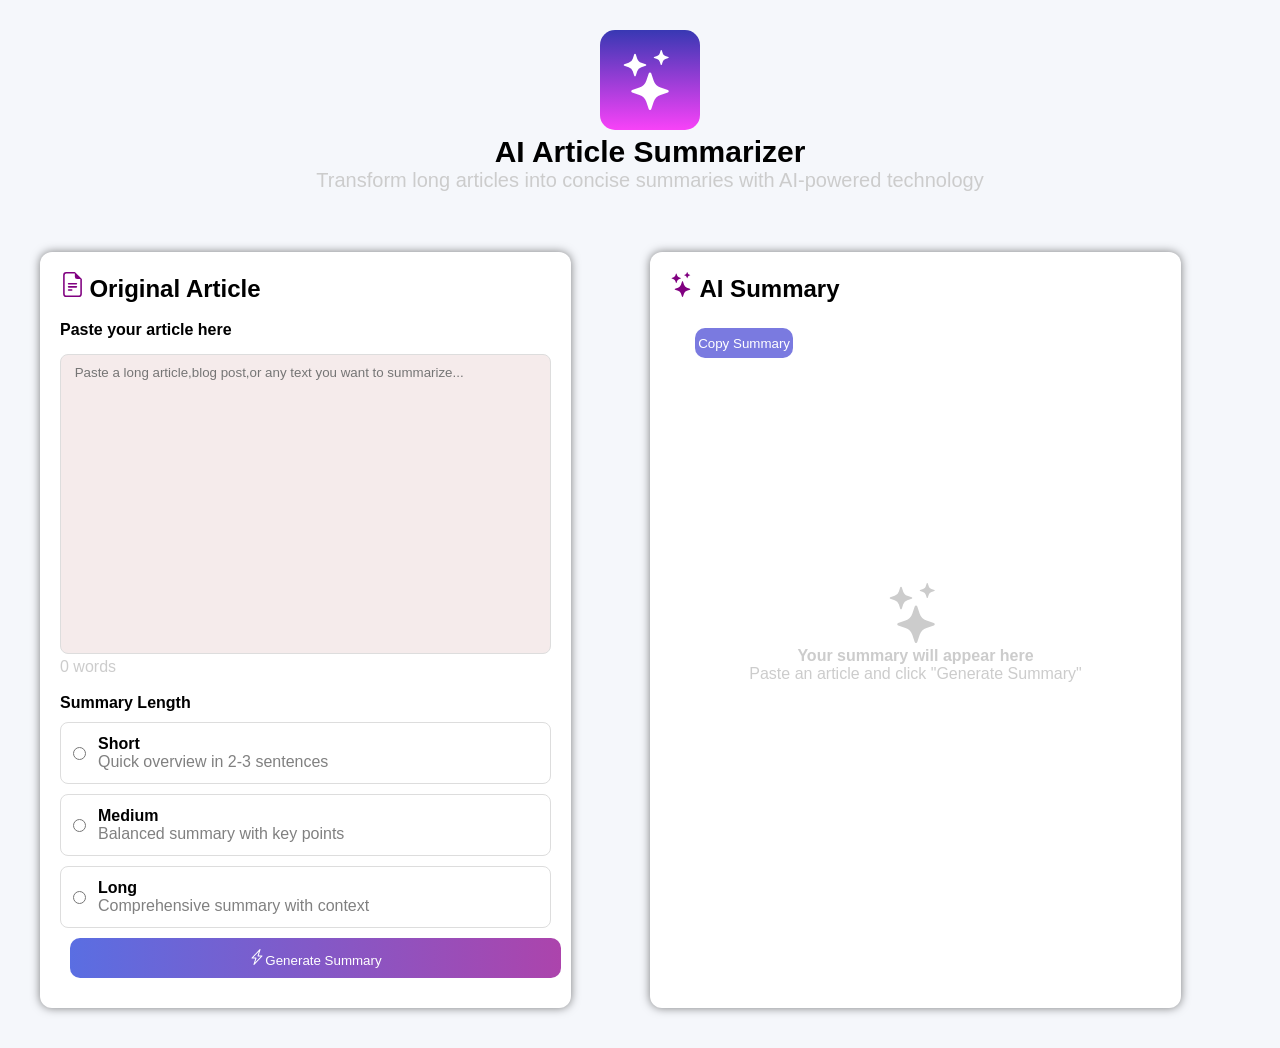
<file: day-2/cnparul/index.html>
<!DOCTYPE html>
<html lang="en">
<head>
    <meta charset="UTF-8">
    <meta name="viewport" content="width=device-width, initial-scale=1.0">
    <title>AI Article Summarizer</title>
    <link rel="stylesheet" href="style.css">
</head>
<body>
    <section class="head">
        <svg xmlns="http://www.w3.org/2000/svg" width="100" height="100"fill="currentColor" class="bi-stars" viewBox="0 0 16 16">
  <path d="M7.657 6.247c.11-.33.576-.33.686 0l.645 1.937a2.89 2.89 0 0 0 1.829 1.828l1.936.645c.33.11.33.576 0 .686l-1.937.645a2.89 2.89 0 0 0-1.828 1.829l-.645 1.936a.361.361 0 0 1-.686 0l-.645-1.937a2.89 2.89 0 0 0-1.828-1.828l-1.937-.645a.361.361 0 0 1 0-.686l1.937-.645a2.89 2.89 0 0 0 1.828-1.828zM3.794 1.148a.217.217 0 0 1 .412 0l.387 1.162c.173.518.579.924 1.097 1.097l1.162.387a.217.217 0 0 1 0 .412l-1.162.387A1.73 1.73 0 0 0 4.593 5.69l-.387 1.162a.217.217 0 0 1-.412 0L3.407 5.69A1.73 1.73 0 0 0 2.31 4.593l-1.162-.387a.217.217 0 0 1 0-.412l1.162-.387A1.73 1.73 0 0 0 3.407 2.31zM10.863.099a.145.145 0 0 1 .274 0l.258.774c.115.346.386.617.732.732l.774.258a.145.145 0 0 1 0 .274l-.774.258a1.16 1.16 0 0 0-.732.732l-.258.774a.145.145 0 0 1-.274 0l-.258-.774a1.16 1.16 0 0 0-.732-.732L9.1 2.137a.145.145 0 0 1 0-.274l.774-.258c.346-.115.617-.386.732-.732z"/>
</svg>
<h1>AI Article Summarizer</h1>
    <p class="grey">Transform long articles into concise summaries with AI-powered technology</p>
    </section>
    <div class="main">
         <div class="left-box">
           <svg xmlns="http://www.w3.org/2000/svg" width="25" height="25"fill="currentColor"  class="bi-file-earmark-text" viewBox="0 0 16 16">
  <path d="M5.5 7a.5.5 0 0 0 0 1h5a.5.5 0 0 0 0-1zM5 9.5a.5.5 0 0 1 .5-.5h5a.5.5 0 0 1 0 1h-5a.5.5 0 0 1-.5-.5m0 2a.5.5 0 0 1 .5-.5h2a.5.5 0 0 1 0 1h-2a.5.5 0 0 1-.5-.5"/>
  <path d="M9.5 0H4a2 2 0 0 0-2 2v12a2 2 0 0 0 2 2h8a2 2 0 0 0 2-2V4.5zm0 1v2A1.5 1.5 0 0 0 11 4.5h2V14a1 1 0 0 1-1 1H4a1 1 0 0 1-1-1V2a1 1 0 0 1 1-1z"/>
</svg>
            <h2 style="display: inline;">Original Article</h2>
           <br><br>
            <b >Paste your article here</b>
         <textarea id="text" placeholder=" Paste a long article,blog post,or any text you want to summarize..."></textarea>
        <p  id="count" class="grey" style="text-align: left;">0 words</p><br>
        <b>Summary Length</b>
        <div class="card">
  <input type="radio" name="length" value="short">
  <div class="content">
    <div class="title">Short</div>
    <div class="subtext">Quick overview in 2-3 sentences</div>
  </div>
</div>

<div class="card">
  <input type="radio" name="length" value="medium">
  <div class="content">
    <div class="title">Medium</div>
    <div class="subtext">Balanced summary with key points</div>
  </div>
</div>

<div class="card">
  <input type="radio" name="length" value="long">
  <div class="content">
    <div class="title">Long</div>
    <div class="subtext">Comprehensive summary with context</div>
  </div>
</div>
        <button id="btn" onclick="getSummary()"><svg xmlns="http://www.w3.org/2000/svg" width="16" height="16" fill="currentColor" class="bi bi-lightning-charge" viewBox="0 0 16 16">
  <path d="M11.251.068a.5.5 0 0 1 .227.58L9.677 6.5H13a.5.5 0 0 1 .364.843l-8 8.5a.5.5 0 0 1-.842-.49L6.323 9.5H3a.5.5 0 0 1-.364-.843l8-8.5a.5.5 0 0 1 .615-.09zM4.157 8.5H7a.5.5 0 0 1 .478.647L6.11 13.59l5.732-6.09H9a.5.5 0 0 1-.478-.647L9.89 2.41z"/>
</svg>Generate Summary</button>
</div>
<div class="right-box">
            <svg xmlns="http://www.w3.org/2000/svg" width="25" height="25"fill="currentColor"  class="bi-stars-2" viewBox="0 0 16 16">
  <path d="M7.657 6.247c.11-.33.576-.33.686 0l.645 1.937a2.89 2.89 0 0 0 1.829 1.828l1.936.645c.33.11.33.576 0 .686l-1.937.645a2.89 2.89 0 0 0-1.828 1.829l-.645 1.936a.361.361 0 0 1-.686 0l-.645-1.937a2.89 2.89 0 0 0-1.828-1.828l-1.937-.645a.361.361 0 0 1 0-.686l1.937-.645a2.89 2.89 0 0 0 1.828-1.828zM3.794 1.148a.217.217 0 0 1 .412 0l.387 1.162c.173.518.579.924 1.097 1.097l1.162.387a.217.217 0 0 1 0 .412l-1.162.387A1.73 1.73 0 0 0 4.593 5.69l-.387 1.162a.217.217 0 0 1-.412 0L3.407 5.69A1.73 1.73 0 0 0 2.31 4.593l-1.162-.387a.217.217 0 0 1 0-.412l1.162-.387A1.73 1.73 0 0 0 3.407 2.31zM10.863.099a.145.145 0 0 1 .274 0l.258.774c.115.346.386.617.732.732l.774.258a.145.145 0 0 1 0 .274l-.774.258a1.16 1.16 0 0 0-.732.732l-.258.774a.145.145 0 0 1-.274 0l-.258-.774a1.16 1.16 0 0 0-.732-.732L9.1 2.137a.145.145 0 0 1 0-.274l.774-.258c.346-.115.617-.386.732-.732z"/>
</svg>
<h2 style="display: inline;">AI Summary</h2>
<div class="summary-output" id="summary"></div>
<button class="copy-btn" onclick="copySummary()">Copy Summary </button>
            <div class="no-data">
                <svg xmlns="http://www.w3.org/2000/svg" width="80" height="60"  class="grey" fill="currentColor"class="bi-stars-3" viewBox="0 0 16 16">
  <path d="M7.657 6.247c.11-.33.576-.33.686 0l.645 1.937a2.89 2.89 0 0 0 1.829 1.828l1.936.645c.33.11.33.576 0 .686l-1.937.645a2.89 2.89 0 0 0-1.828 1.829l-.645 1.936a.361.361 0 0 1-.686 0l-.645-1.937a2.89 2.89 0 0 0-1.828-1.828l-1.937-.645a.361.361 0 0 1 0-.686l1.937-.645a2.89 2.89 0 0 0 1.828-1.828zM3.794 1.148a.217.217 0 0 1 .412 0l.387 1.162c.173.518.579.924 1.097 1.097l1.162.387a.217.217 0 0 1 0 .412l-1.162.387A1.73 1.73 0 0 0 4.593 5.69l-.387 1.162a.217.217 0 0 1-.412 0L3.407 5.69A1.73 1.73 0 0 0 2.31 4.593l-1.162-.387a.217.217 0 0 1 0-.412l1.162-.387A1.73 1.73 0 0 0 3.407 2.31zM10.863.099a.145.145 0 0 1 .274 0l.258.774c.115.346.386.617.732.732l.774.258a.145.145 0 0 1 0 .274l-.774.258a1.16 1.16 0 0 0-.732.732l-.258.774a.145.145 0 0 1-.274 0l-.258-.774a1.16 1.16 0 0 0-.732-.732L9.1 2.137a.145.145 0 0 1 0-.274l.774-.258c.346-.115.617-.386.732-.732z"/>
</svg>
<h4 class="grey">Your summary will appear here</h4>
                <p class="grey">Paste an article and click "Generate Summary"</p>
            </div>
         </div>
    
    <script src="script.js"></script>
</body>
</html>
</file>
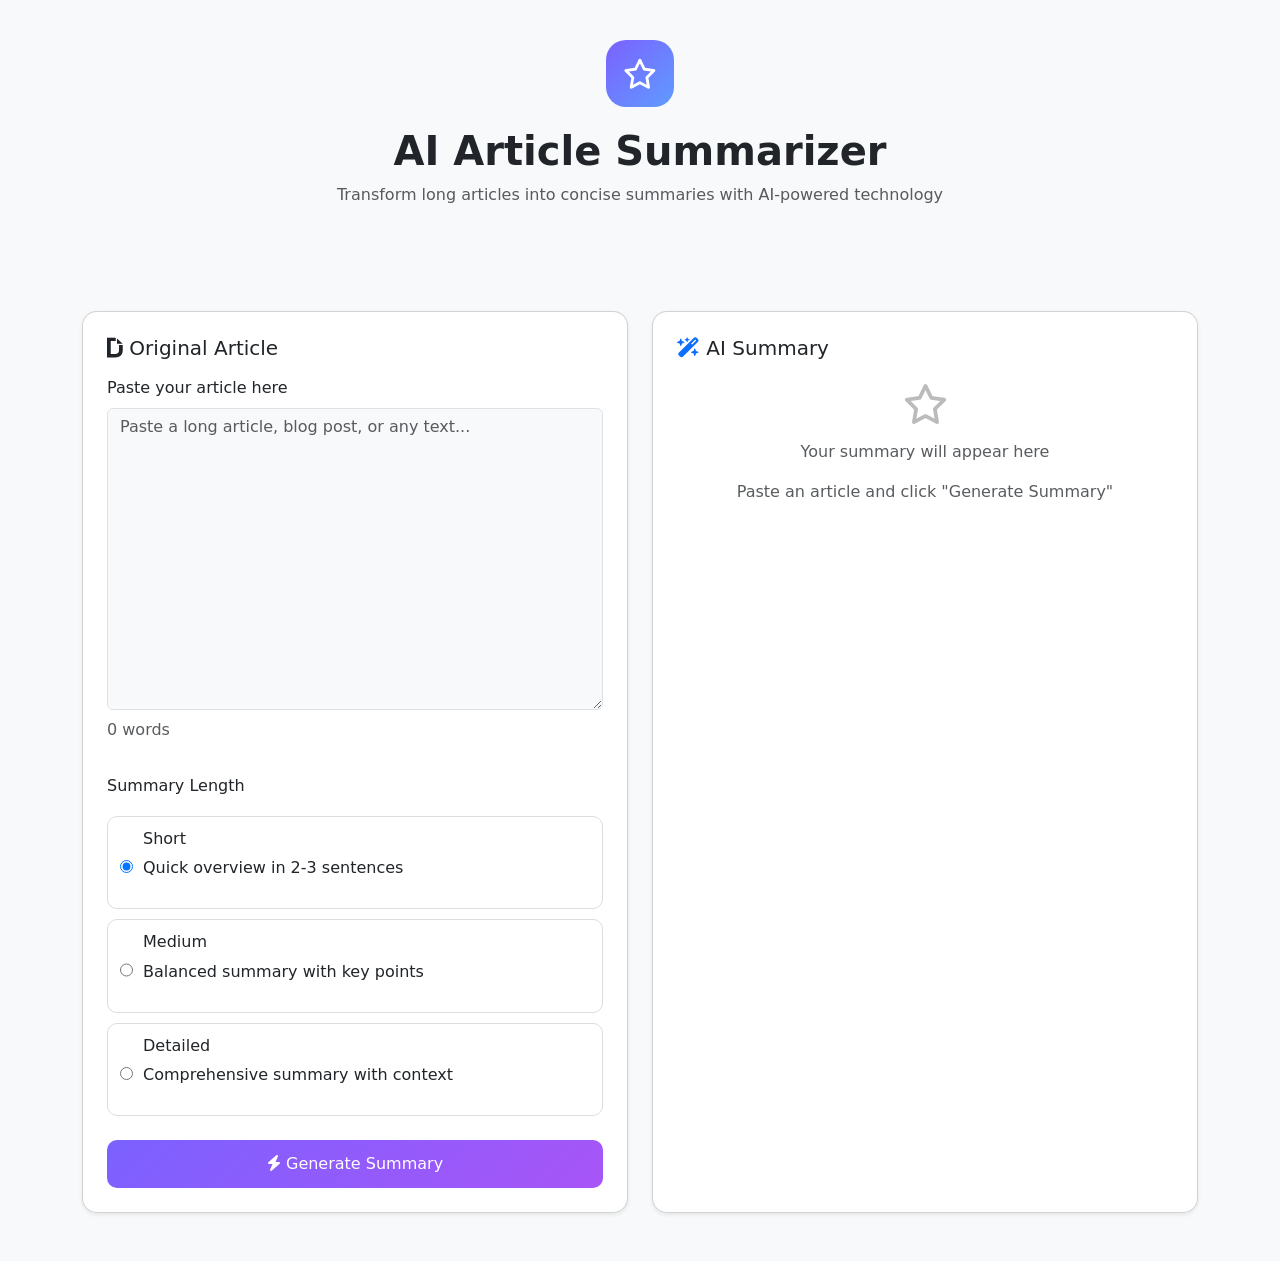
<file: day-2/assingments/cnparvesh/index.html>
<!doctype html>
<html lang="en">
  <head>
    <meta charset="UTF-8" />
    <meta name="viewport" content="width=device-width, initial-scale=1.0" />
    <title>Day-2</title>
    <link
      href="https://cdn.jsdelivr.net/npm/bootstrap@5.3.8/dist/css/bootstrap.min.css"
      rel="stylesheet"
      integrity="sha384-sRIl4kxILFvY47J16cr9ZwB07vP4J8+LH7qKQnuqkuIAvNWLzeN8tE5YBujZqJLB"
      crossorigin="anonymous"
    />
    <link
      rel="stylesheet"
      href="https://cdnjs.cloudflare.com/ajax/libs/font-awesome/6.6.0/css/all.min.css"
    />
    <link rel="stylesheet" href="style.css" />
  </head>
  <body>
    <!-- Header -->
    <div class="container heading">
      <div class="icon">
        <i class="fa-regular fa-star"></i>
      </div>
      <h1 class="fw-bold">AI Article Summarizer</h1>
      <p class="text-muted">
        Transform long articles into concise summaries with AI-powered
        technology
      </p>
    </div>
    <div class="container py-5">
      <div class="row g-4">
        <!-- LEFT -->
        <div class="col-6">
          <div class="card p-4 shadow-sm h-100">
            <h5 class="mb-3">
              <i class="fa-brands fa-dochub"></i>
              Original Article
            </h5>

            <label class="form-label">Paste your article here</label>
            <textarea
              id="inputText"
              class="form-control mb-2 bg-light"
              rows="12"
              placeholder="Paste a long article, blog post, or any text..."
            ></textarea>

            <p id="Count" class="text-muted">0 words</p>

            <!-- Summery -->
            <div class="mt-3">
              <label class="form-label">Summary Length</label>

              <div class="summery-box">
                <input class="mt-2" type="radio" name="length" checked value="short"/>
                <div>
                  <h6>Short</h6>
                  <p>Quick overview in 2-3 sentences</p>
                </div>
              </div>

              <div class="summery-box">
                <input class="mt-2" type="radio" name="length" value="medium"/>
                <div>
                  <h6>Medium</h6>
                  <p>Balanced summary with key points</p>
                </div>
              </div>

              <div class="summery-box">
                <input class="mt-2" type="radio" name="length" value="detailed"/>
                <div>
                  <h6>Detailed</h6>
                  <p>Comprehensive summary with context</p>
                </div>
              </div>

              <button id="result-btn" onclick="UpdateSummery()" class="btn result-btn mt-4" >
                <i class="fa-solid fa-bolt"></i> Generate Summary
              </button>
            </div>
          </div>
        </div>

        <!-- right -->
        <div class="col-6">
          <div class="card p-4 shadow-sm h-100 text-center">
            <h5 class="mb-4 text-start">
              <i class="fa-solid fa-wand-magic-sparkles text-primary"></i>
              AI Summary
            </h5>

            <div id="result-box">
              <i class="fa-regular fa-star big-icon mb-3"></i>
              <p class="text-muted">Your summary will appear here</p>
              <p class="text-muted">
                Paste an article and click "Generate Summary"
              </p>
            </div>
          </div>
        </div>
      </div>
    </div>
    <script src="script.js"></script>
    <script
      src="https://cdn.jsdelivr.net/npm/bootstrap@5.3.8/dist/js/bootstrap.bundle.min.js"
      integrity="sha384-FKyoEForCGlyvwx9Hj09JcYn3nv7wiPVlz7YYwJrWVcXK/BmnVDxM+D2scQbITxI"
      crossorigin="anonymous"
    ></script>
    
  </body>
</html>
</file>
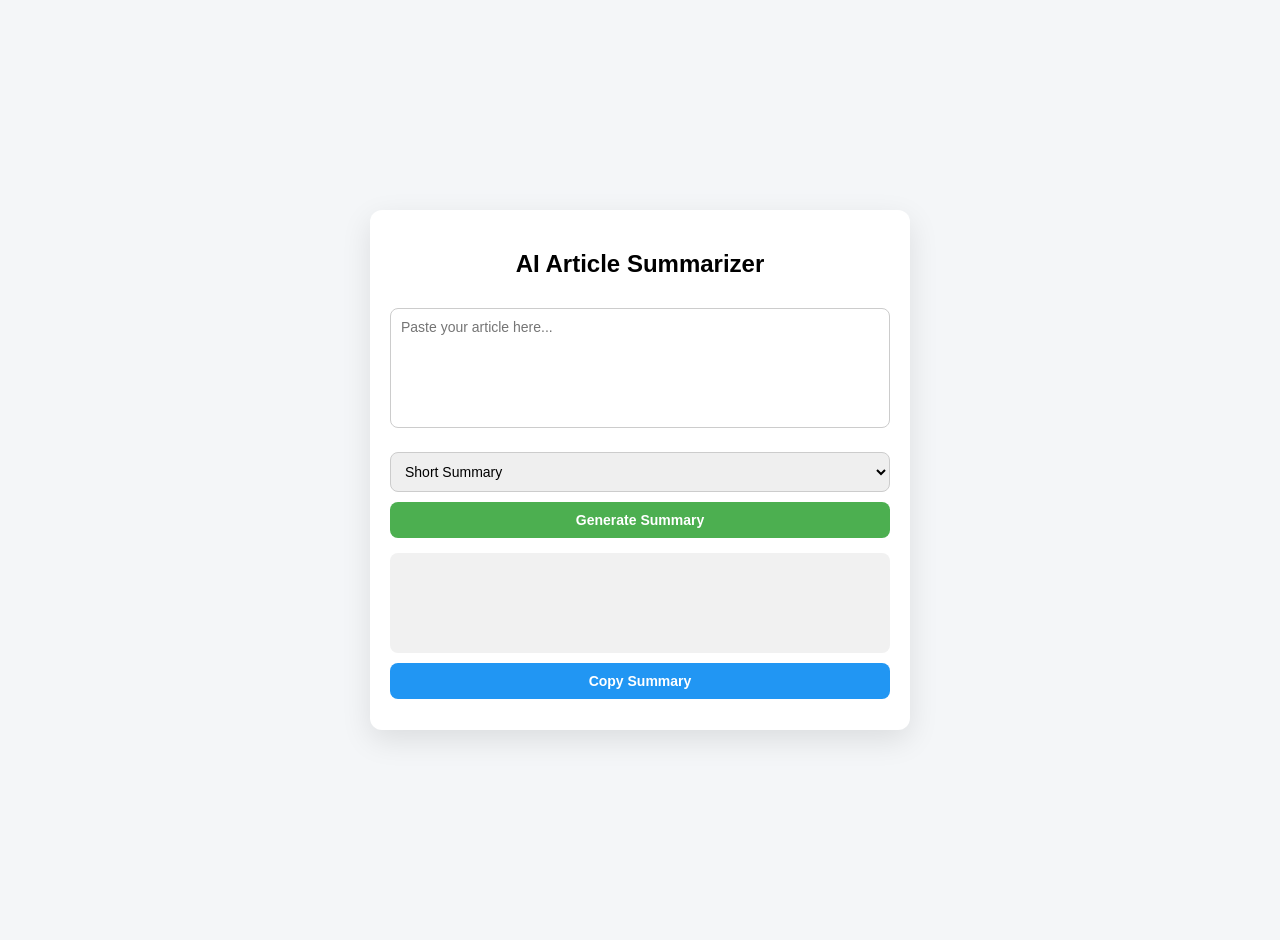
<file: day-2/working-code.html>
<!DOCTYPE html>
<html lang="en">

<head>
  <meta charset="UTF-8">
  <meta name="viewport" content="width=device-width, initial-scale=1.0">
  <title>AI Article Summarizer</title>
  <style>
    body {
      font-family: Arial, sans-serif;
      background: #f4f6f8;
      display: flex;
      justify-content: center;
      align-items: center;
      min-height: 100vh;
      margin: 0;
      padding: 20px;
    }

    .container {
      width: 500px;
      max-width: 100%;
      background: white;
      padding: 20px;
      border-radius: 12px;
      box-shadow: 0 10px 30px rgba(0,0,0,0.1);
    }

    h2 {
      text-align: center;
    }

    textarea {
      width: 100%;
      height: 120px;
      padding: 10px;
      margin: 10px 0;
      border-radius: 8px;
      border: 1px solid #ccc;
      resize: none;
      box-sizing: border-box;
      font-family: Arial, sans-serif;
      font-size: 14px;
    }

    select, button {
      width: 100%;
      padding: 10px;
      margin-top: 10px;
      border-radius: 8px;
      border: 1px solid #ccc;
      font-size: 14px;
      box-sizing: border-box;
    }

    button {
      background: #4CAF50;
      color: white;
      cursor: pointer;
      border: none;
      font-weight: bold;
    }

    button:hover {
      opacity: 0.9;
    }

    button:disabled {
      background: #9e9e9e;
      cursor: not-allowed;
    }

    .copy-btn {
      background: #2196F3;
    }

    .output {
      margin-top: 15px;
      padding: 10px;
      background: #f1f1f1;
      border-radius: 8px;
      min-height: 80px;
      white-space: pre-wrap;
      word-wrap: break-word;
      font-size: 14px;
      line-height: 1.6;
    }

    .loading {

      text-align: center;
      font-size: 14px;
      color: gray;
      margin-top: 10px;
    }

    .api-hint {
      font-size: 11px;
      color: #888;
      margin-top: 8px;
      text-align: center;
    }
  </style>
</head>
<body>

<div class="container">
  <h2>AI Article Summarizer</h2>

  <textarea id="inputText" placeholder="Paste your article here..."></textarea>


  <select id="summaryType">
    <option value="short">Short Summary</option>
    <option value="medium">Medium Summary</option>
    <option value="detailed">Detailed Summary</option>
  </select>

  <button id="generateBtn" onclick="generateSummary()">Generate Summary</button>

  <div id="loading" class="loading"></div>

  <div id="output" class="output"></div>

  <button class="copy-btn" onclick="copyText()">Copy Summary</button>
  <p class="api-hint" id="apiHint"></p>
</div>

<script>
  const POLLINATIONS_API = "https://gen.pollinations.ai/v1/chat/completions";
  const CORS_PROXIES = [
    "https://corsproxy.io/?url=",
    "https://api.cors.lol/?url="
  ];

  const instructions = {
    short: "Summarize the following article in 2-3 concise lines.",
    medium: "Summarize the following article in 5 clear bullet points.",
    detailed: "Provide a detailed 10-12 line summary of the following article."
  };

  async function generateSummary() {
    const text = document.getElementById("inputText").value.trim();
    const type = document.getElementById("summaryType").value;
    const output = document.getElementById("output");
    const loading = document.getElementById("loading");
    const btn = document.getElementById("generateBtn");

    if (!text) return alert("Please paste an article first.");

    loading.innerText = "Generating summary...";
    output.innerText = "";
    btn.disabled = true;

    const apiKey = "DONT_USE_MY_KEY_MAN"
    const body = {
      model: "deepseek",
      messages: [
        { role: "system", content: "You are a helpful article summarizer. Respond only with the summary, no extra commentary." },
        { role: "user", content: instructions[type] + "\n\n" + text }
      ]
    };

    const headers = { "Content-Type": "application/json" };
    if (apiKey) headers["Authorization"] = "Bearer " + apiKey;

    let lastError = "";
    for (const proxy of CORS_PROXIES) {
      try {
        const url = proxy + encodeURIComponent(POLLINATIONS_API);
        const res = await fetch(url, {
          method: "POST",
          headers,
          body: JSON.stringify(body)
        });

        if (!res.ok) {
          lastError = `HTTP ${res.status}: ${await res.text()}`;
          continue;
        }

        const data = await res.json();
        const summary = data.choices?.[0]?.message?.content;

        if (summary) {
          output.innerText = summary;
          loading.innerText = "";
          btn.disabled = false;
          return;
        }
      } catch (e) {
        lastError = e.message;
        continue;
      }
    }

    loading.innerText = "";
    btn.disabled = false;
    output.innerText =
      "didnt work"
  }

  function copyText() {
    const text = document.getElementById("output").innerText;
    if (!text || text.startsWith("⚠️")) return alert("Nothing to copy yet!");
    navigator.clipboard.writeText(text).then(() => alert("Copied!"));
  }
</script>
</body>

</html>
</file>
<file: day-2/cnparul/style.css>
*{
  margin: 0;
  padding: 0;
  box-sizing: border-box;
  font-family: 'Gill Sans', 'Gill Sans MT', Calibri, 'Trebuchet MS', sans-serif;
}
body {
  background: #f5f7fb;
}
.grey {
  color: #ccc;
}
.main {
  display: grid;
  grid-template-columns: 1fr 1fr;
  margin: 40px;
  gap: 20px;
}
.head{
  width: 100%;
  font-size: 20px;
  text-align: center;
  padding: 20px;
  margin:10px;

}
.head .bi-stars{
  color:white;
  background:linear-gradient(rgb(56, 56, 179), rgb(248, 66, 248));
  padding: 20px;
  border-radius: 15px;
}
.left-box,
.right-box {
  width: 90%;
  padding: 20px;
  border-radius: 12px;
  background: white;
 box-shadow:0 0 10px rgb(0, 0,0,0.5);
}

textarea {
  width: 100%;
  height: 300px;
  padding: 10px;
  margin-top: 15px;
  border-radius: 8px;
  border: 1px solid #ddd;
  resize: none;
  background: #f5ebeb;
}
.bi-stars-2{
color:purple;
}
.bi-file-earmark-text{
  color: purple;
  
}
.card {
  display: flex;
  align-items: center;
  gap: 12px;
  padding: 12px;
  border: 1px solid #ddd;
  border-radius: 8px;
  margin-top: 10px;
  cursor: pointer;
  transition: 0.2s;
}

.no-data{
  margin-top: 200px;
  text-align: center;
  
}
.card:hover {
  background: #f3f3f3;
}

#btn{
  background:linear-gradient(to right,rgb(90, 110, 226),rgb(172, 68, 172));
  color: white;
  width: 100%;
  margin: 10px;
  height: 40px;
  border-radius: 10px;
  border-style: none;
  
}
.title{
  font-size: 16px;
  font-weight: bold;
}
.subtext{
  color: gray;
  font-weight: smaller;
}
.copy-btn{
  background: rgb(122, 122, 224);
  color:white;
  width: 20%;
  height: 30px;
  margin: 25px;
  border-radius: 10px;
  border-style: none;
  
}
</file>
<file: day-2/assingments/cnparvesh/style.css>
* {
  margin: 0;
  padding: 0;
  box-sizing: border-box;
}

body {
  background-color: #f8f9fa;
}

.heading {
  text-align: center;
  padding: 40px;
}
.icon {
  width: 4.2rem;
  height: 4.2rem;
  margin: 0 auto 20px;
  border-radius: 20px;
  background: linear-gradient(135deg, #7b61ff, #5f9cff);
  display: flex;
  align-items: center;
  justify-content: center;
  color: white;
  font-size: 30px;
}

.card {
  border-radius: 15px;
}

.summery-box {
  display: flex;
  gap: 10px;
  padding: 12px;
  border: 1px solid #ddd;
  border-radius: 10px;
  margin-top: 10px;
  cursor: pointer;
}

.result-btn {
  width: 100%;
  background: linear-gradient(135deg, #7b61ff, #a855f7);
  color: white;
  border: none;
  padding: 12px;
  border-radius: 10px;
}

.gradient-btn:hover {
  opacity: 0.9;
}
.big-icon {
  font-size: 40px;
  color: #bbb;
}
</file>
